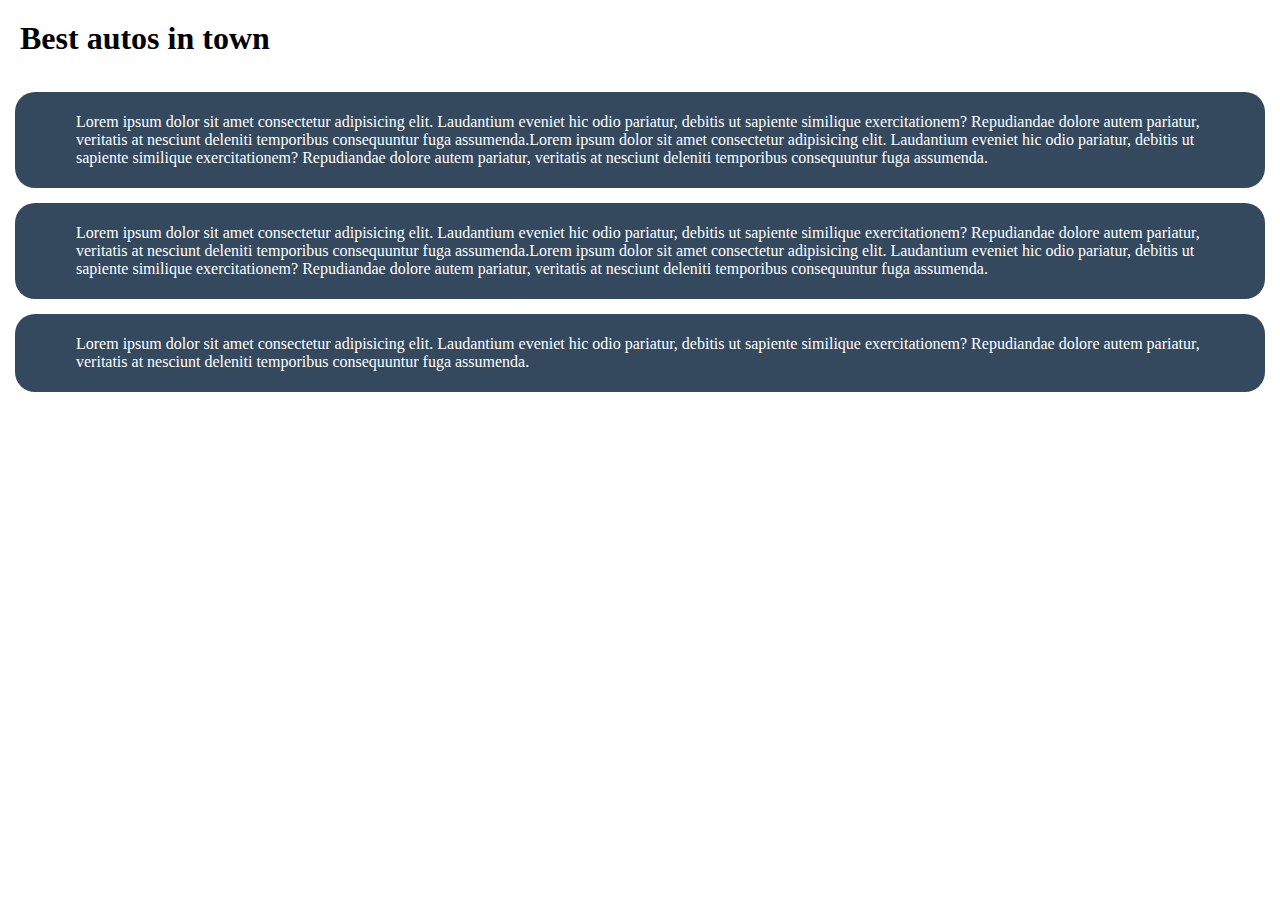
<file: homework_1/index.html>
<!DOCTYPE html>
<html lang="en">
<head>
    <meta charset="UTF-8">
    <meta name="viewport" content="width=device-width, initial-scale=1.0">
    <title>Document</title>
    <link rel="stylesheet" href="css/style.css">
</head>
<body>
    <h1>Best autos in town</h1>
    <p>Lorem ipsum dolor sit amet consectetur adipisicing elit. Laudantium eveniet hic odio pariatur, debitis ut sapiente similique exercitationem? Repudiandae dolore autem pariatur, veritatis at nesciunt deleniti temporibus consequuntur fuga assumenda.Lorem ipsum dolor sit amet consectetur adipisicing elit. Laudantium eveniet hic odio pariatur, debitis ut sapiente similique exercitationem? Repudiandae dolore autem pariatur, veritatis at nesciunt deleniti temporibus consequuntur fuga assumenda.</p>
    <p>Lorem ipsum dolor sit amet consectetur adipisicing elit. Laudantium eveniet hic odio pariatur, debitis ut sapiente similique exercitationem? Repudiandae dolore autem pariatur, veritatis at nesciunt deleniti temporibus consequuntur fuga assumenda.Lorem ipsum dolor sit amet consectetur adipisicing elit. Laudantium eveniet hic odio pariatur, debitis ut sapiente similique exercitationem? Repudiandae dolore autem pariatur, veritatis at nesciunt deleniti temporibus consequuntur fuga assumenda.</p>
    <p>Lorem ipsum dolor sit amet consectetur adipisicing elit. Laudantium eveniet hic odio pariatur, debitis ut sapiente similique exercitationem? Repudiandae dolore autem pariatur, veritatis at nesciunt deleniti temporibus consequuntur fuga assumenda.</p>

</body>
</html>
</file>
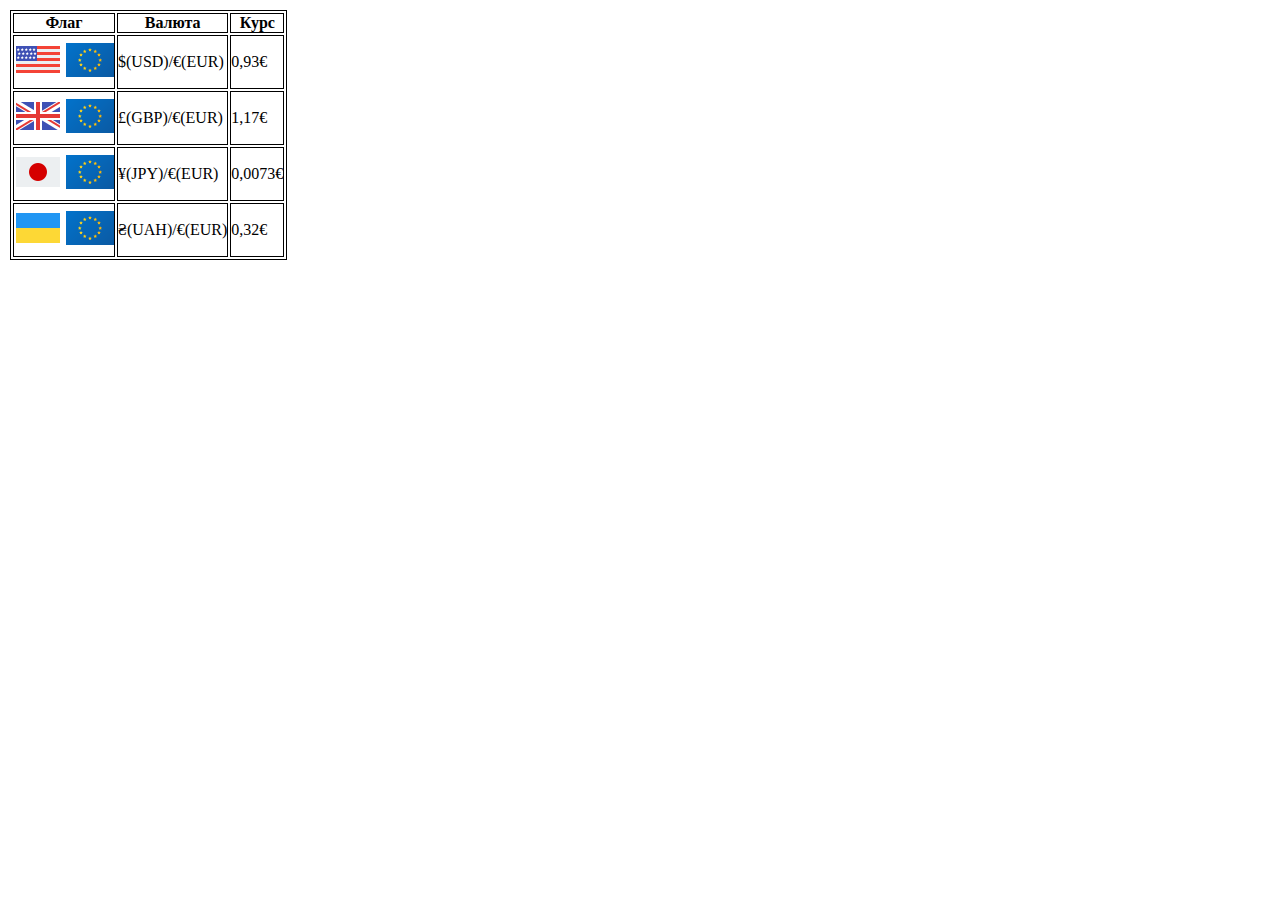
<file: homework_2/index.html>
<!DOCTYPE html>
<html lang="en">
<head>
    <meta charset="UTF-8">
    <meta name="viewport" content="width=device-width, initial-scale=1.0">
    <title>Document</title>
    <link rel="stylesheet" href="css/style.css">
</head>
<body>
    <table>
        <thead>
            <tr>
                <th>Флаг</th>
                <th>Валюта</th>
                <th>Курс</th>
            </tr>
        </thead>
        <tbody>
            <tr>
                <td>
                    <img src="media/icons8-usa-flag-48.png" alt="USA flag">
                    <img src="media/icons8-flag-of-europe-48.png" alt="EU flag">
                </td>
                <td>$(USD)/€(EUR)</td>
                <td>0,93€</td>
            </tr>
            <tr>
                <td><img src="media/icons8-great-britain-48.png" alt="Great Britain flag">
                <img src="media/icons8-flag-of-europe-48.png" alt="EU flag">
                </td>
                <td>£(GBP)/€(EUR)</td>
                <td>1,17€</td>
            </tr>
            <tr>
                <td><img src="media/icons8-japan-48.png" alt="Japan flag">
                    <img src="media/icons8-flag-of-europe-48.png" alt="EU flag">
                    </td>
                    <td>¥(JPY)/€(EUR)</td>
                    <td>0,0073€</td>
            </tr>
            <tr>
                <td><img src="media/icons8-ukraine-flag-48.png" alt="Ukraine flag">
                    <img src="media/icons8-flag-of-europe-48.png" alt="EU flag">
                    </td>
                    <td>₴(UAH)/€(EUR)</td>
                    <td>0,32€</td>
            </tr>
        </tbody>
    </table>

</body>
</html>
</file>
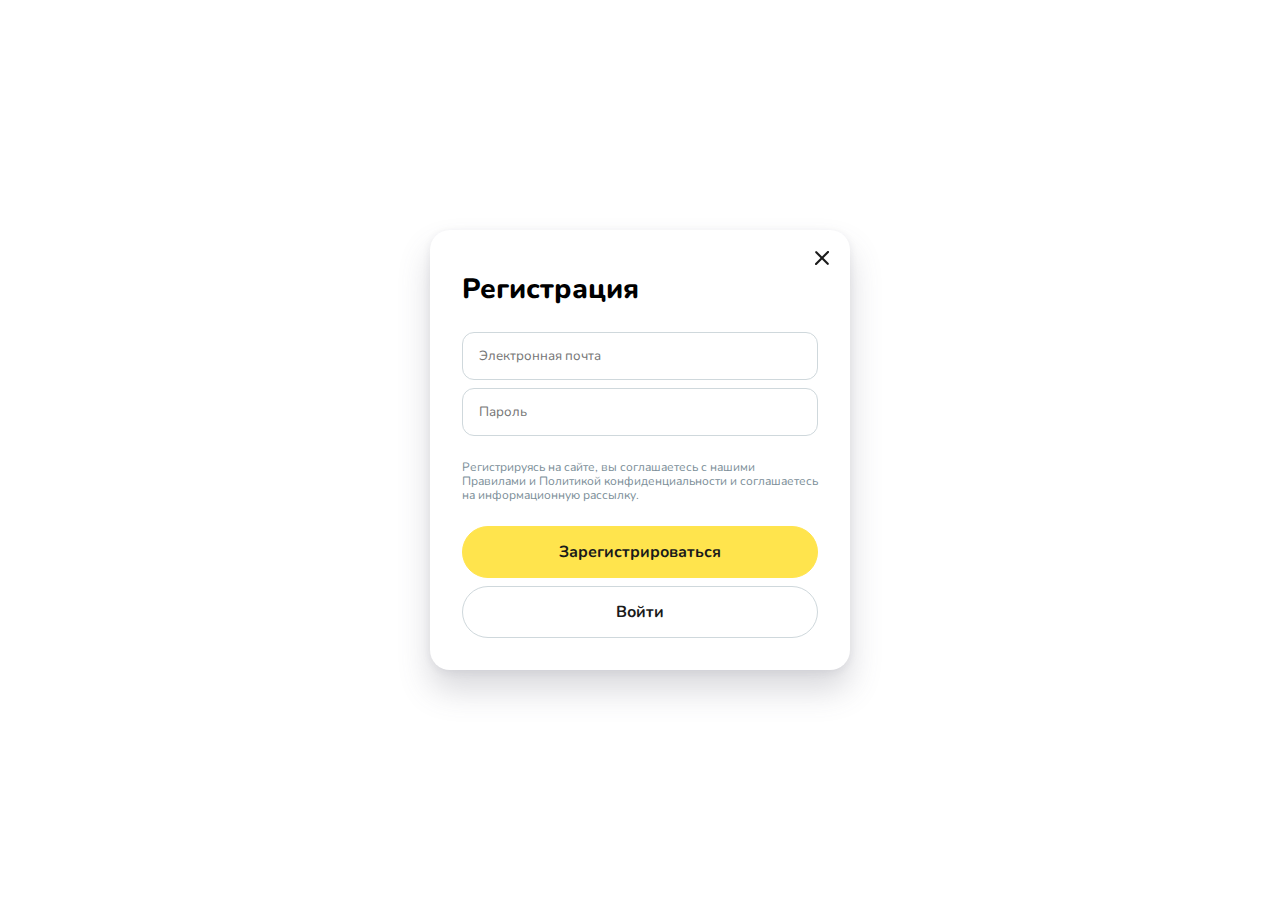
<file: homework_3/index.html>
<!DOCTYPE html>
<html lang="en">
  <head>
    <meta charset="UTF-8" />
    <meta name="viewport" content="width=device-width, initial-scale=1.0" />
    <title>Document</title>
    <link rel="preconnect" href="https://fonts.googleapis.com" />
    <link rel="preconnect" href="https://fonts.gstatic.com" crossorigin />
    <link
      href="https://fonts.googleapis.com/css2?family=Nunito:wght@400;800&display=swap"
      rel="stylesheet"
    />
    <link rel="stylesheet" href="css/style.css" />
  </head>
  <body>
    <div class="sign-up">
      <div class="container">
        <h1 class="heading">Регистрация</h1>
        <div class="inputs">
          <input class="input" type="email" placeholder="Электронная почта" />
          <input class="input" type="password" placeholder="Пароль" />
        </div>
        <p class="agreement">
          Регистрируясь на сайте, вы соглашаетесь с нашими Правилами и Политикой
          конфиденциальности и соглашаетесь на информационную рассылку.
        </p>
        <div class="buttons">
          <button class="button sign-up-btn" type="submit">
            Зарегистрироваться
          </button>
          <button class="button">Войти</button>
        </div>
      </div>
      <img class="close-icon" src="media/close.png" alt="Close icon">
    </div>
  </body>
</html>
</file>
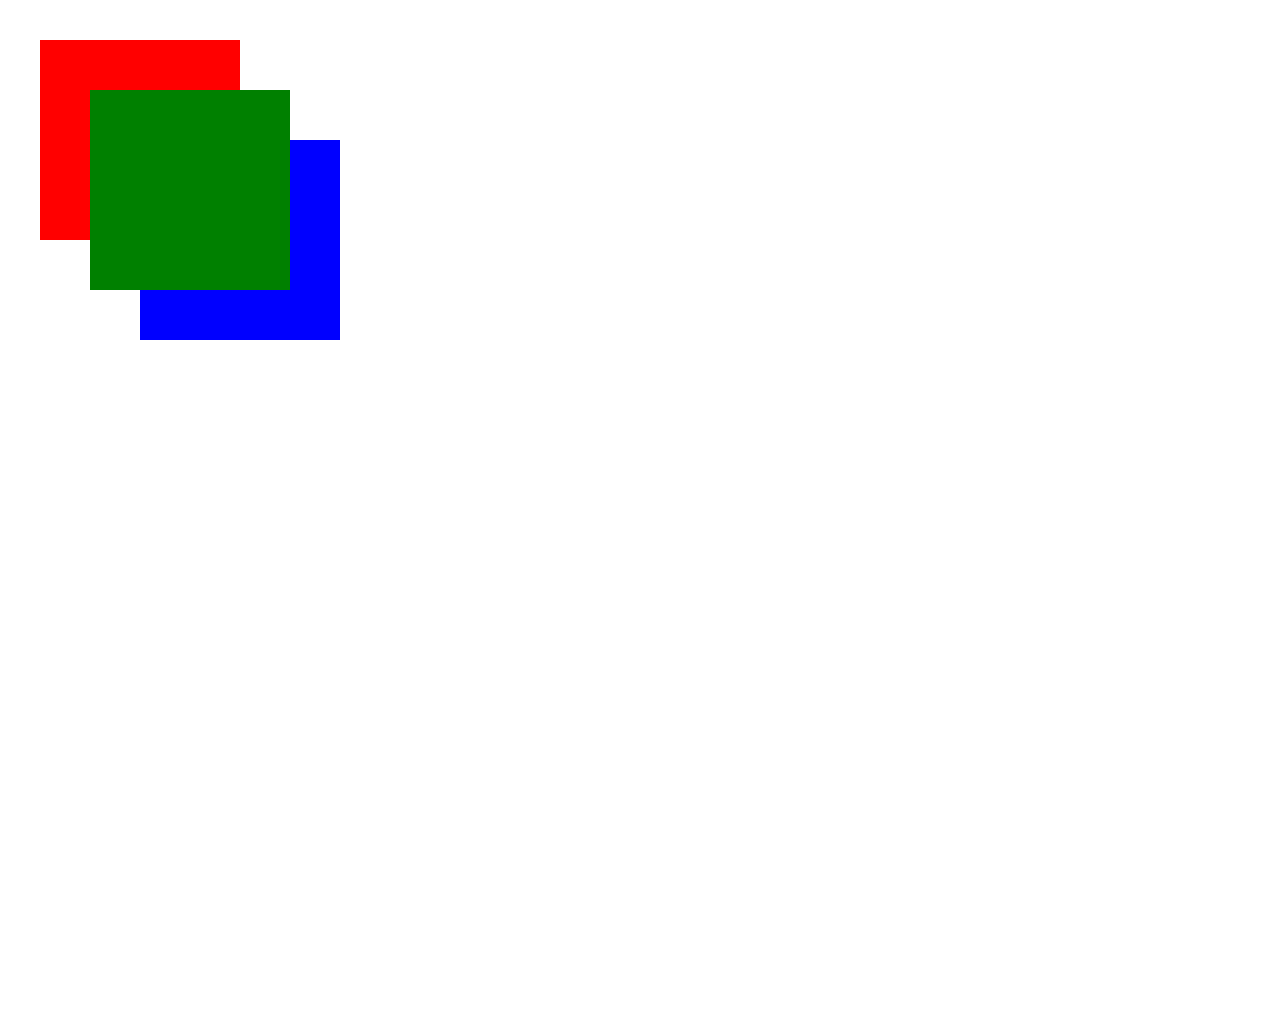
<file: homework_4/index.html>
<!DOCTYPE html>
<html lang="en">
<head>
    <meta charset="UTF-8">
    <meta name="viewport" content="width=device-width, initial-scale=1.0">
    <title>Document</title>
    <link rel="stylesheet" href="css/style.css">
</head>
<body>
    <div class="container">
        <div class="inner"></div>
        <div class="inner"></div>
        <div class="inner"></div>
    </div>
</body>
</html>
</file>
<file: homework_1/css/style.css>
*{
    margin: 0;
    padding: 0;
}

h1{
    padding: 20px;
}

p {
    background-color: #34495E;
    border-radius: 20px;
    padding: 21px 61px;
    margin: 15px;
}

p {
    color: white;
}
</file>
<file: homework_2/css/style.css>
* {
    padding: 0;
    margin: 0;

}

table {
    margin: 10px;
}

table, tr, td, th {
    border: 1px solid black;
}
</file>
<file: homework_3/css/style.css>
* {
    padding: 0;
    margin: 0;
    box-sizing: border-box;
  }
  
  body {
    display: flex;
    justify-content: center;
    align-items: center;
    height: 100vh;
  }
  
  button,
  input {
    font-family: inherit;
    outline: none;
  }
  
  .sign-up {
    position: relative;
    font-family: "Nunito", sans-serif;
    max-width: 420px;
    border-radius: 5px;
    box-shadow: 0px 20px 32px 0px rgba(96, 97, 112, 0.24),
      0px 2px 8px 0px rgba(40, 41, 61, 0.08);
    border-radius: 20px;
    padding: 24px 16px 16px 16px;
  }

  .close-icon {
    position: absolute;
    top: 21px;
    right: 21px;
    cursor: pointer;

  }

  .container {
    display: flex;
    flex-direction: column;
    gap: 24px 0;
    padding: 16px;
  }
  
  .heading {
    font-size: 28px;
    font-weight: 800;
  }
  
  .inputs,
  .buttons {
    display: flex;
    flex-direction: column;
    gap: 8px 0;
  }
  
  .input {
    padding: 14px 16px;
    border-radius: 12px;
    border: 1px solid #cfd8dc;
  }
  
  .input:focus {
    border: 1px solid #ffe44d;
  }
  
  .agreement {
    font-size: 12px;
    line-height: 14px;
    color: #7b8e98;
  }
  
  .button {
    padding: 14px 24px;
    border-radius: 87px;
    border: 1px solid #cfd8dc;
    background-color: transparent;
    cursor: pointer;
    font-size: 16px;
    font-weight: 700;
    color: #1a1a1a;
  }
  
  .sign-up-btn {
    background: #ffe44d;
    border: 1px solid #ffe44d;
    transition: all 150ms;
  }
</file>
<file: homework_4/css/style.css>
* {
    padding: 0;
    margin: 0;
    box-sizing: border-box;
}

body {
    padding: 15px;
}

.container {
    width: 1000px;
    height: 1000px;
    position: relative;
}

.container .inner {
    width: 200px;
    height: 200px;
    position: absolute;

}

.container .inner:first-child {
    left: 25px;
    top: 25px;
    background-color: red;
    z-index: 10;
}

.container .inner:nth-child(2) {
    left: 75px;
    top: 75px;
    background-color: green;
    z-index: 30;
    transition-duration: 3s;
}

.container .inner:last-child {
    left: 125px;
    top: 125px;
    background-color: blue;
    z-index: 20;
}

.inner:nth-child(2):hover {
    width: 300px;
    height: 300px;
    transform: rotate(-45deg);
}
</file>
